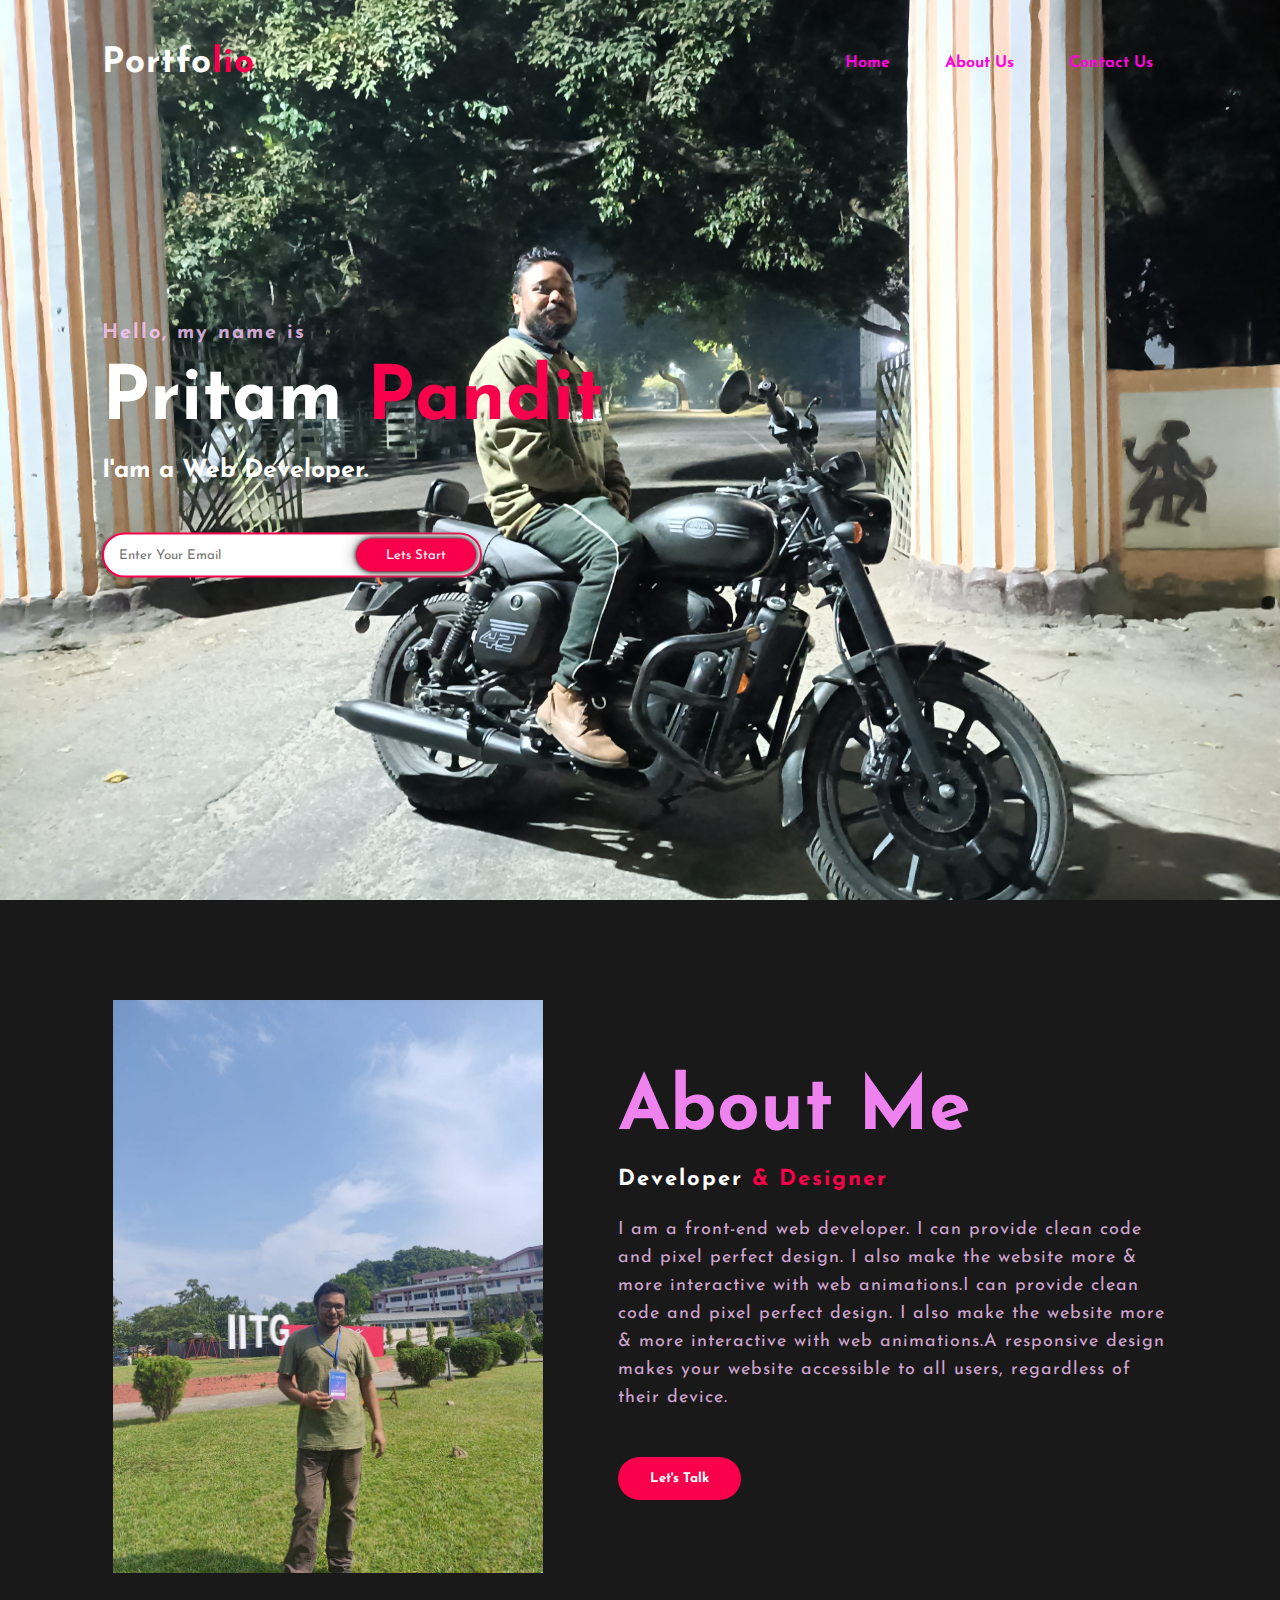
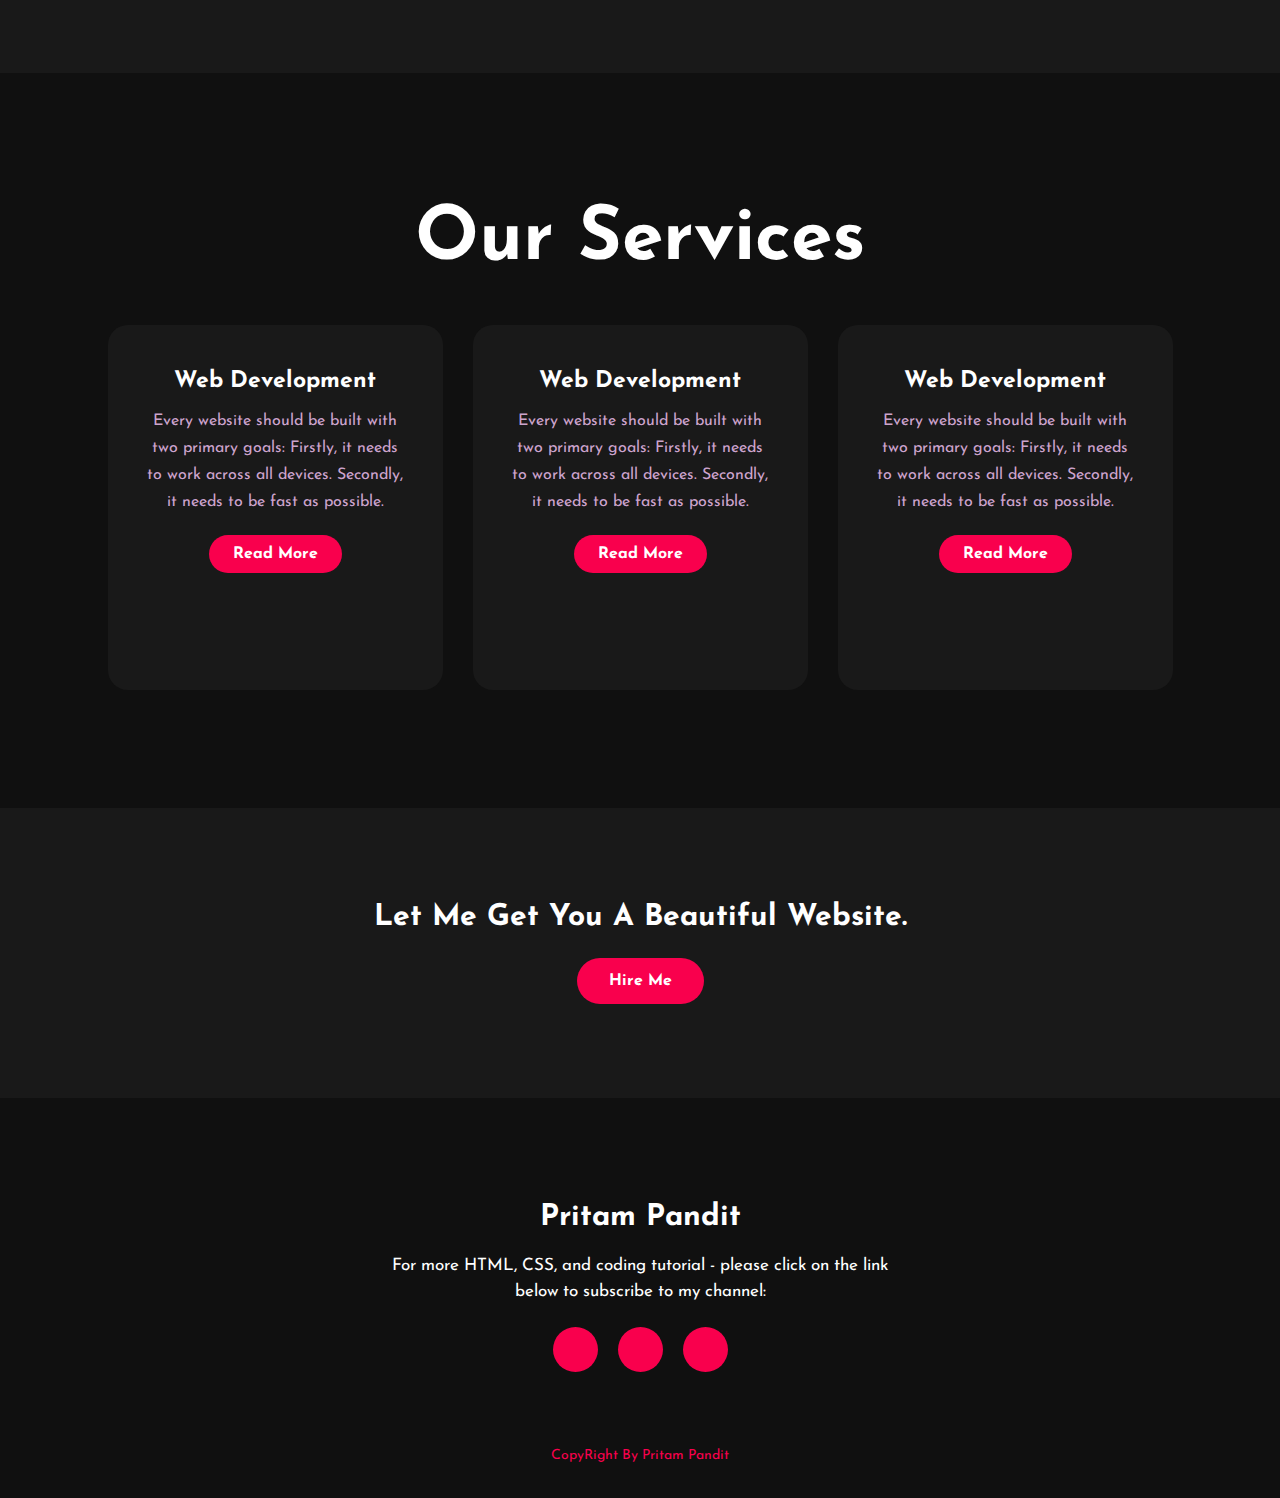
<file: index.html>
<!DOCTYPE html>
<html>
<head>
	<title>Portfolio website</title>
	<link rel="stylesheet" type="text/css" href="css/style.css">

	<link rel="preconnect" href="https://fonts.gstatic.com">
  <link href="https://fonts.googleapis.com/css2?family=Josefin+Sans:ital,wght@0,100;0,200;0,300;0,400;0,500;0,600;0,700;1,100;1,200;1,300;1,400;1,500;1,600;1,700&display=swap" rel="stylesheet">

  <link rel="stylesheet" href="https://cdnjs.cloudflare.com/ajax/libs/font-awesome/5.15.3/css/all.min.css" integrity="sha512-iBBXm8fW90+nuLcSKlbmrPcLa0OT92xO1BIsZ+ywDWZCvqsWgccV3gFoRBv0z+8dLJgyAHIhR35VZc2oM/gI1w==" crossorigin="anonymous" referrerpolicy="no-referrer" />

</head>
<body>
	<!----hero Section start---->

	<div class="hero">
		<nav>
			<h2 class="logo">Portfo<span>lio</span></h2>
			<ul>
				<li><a href="index.html">Home</a></li>
				<li><a href="about.html">About Us</a></li>
				<li><a href="Contact.html">Contact Us</a></li>
			</ul>
	
		</nav>

		<div class="content">
			<h4>Hello, my name is</h4>
			<h1>Pritam <span>Pandit</span></h1>
			<h3>I'am a Web Developer.</h3>
			<div class="newslatter">
				<form>
					<input type="email" name="email" id="mail" placeholder="Enter Your Email">
					<input type="submit" name="submit" value="Lets Start">
				</form>
			</div>
		</div>
	</div>

	<!----About section start---->
	<section class="about">
		<div class="main">
			<img src="img/IMG-20220905-WA0016.jpg">
			<div class="about-text">
				<h2>About Me</h2>
				<h5>Developer <span>& Designer</span></h5>
				<p>I am a front-end web developer. I can provide clean code and pixel perfect design. I also make the website more & more interactive with web animations.I can provide clean code and pixel perfect design. I also make the website more & more interactive with web animations.A responsive design makes your website accessible to all users, regardless of their device.</p>
				<button type="button">Let's Talk</button>
			</div>
		</div>
	</section>

	<!-----service section start----------->
	<div class="service">
		<div class="title">
			<h2>Our Services</h2>
		</div>

		<div class="box">
			<div class="card">
				<i class="fas fa-bars"></i>
				<h5>Web Development</h5>
				<div class="pra">
					<p>Every website should be built with two primary goals: Firstly, it needs to work across all devices. Secondly, it needs to be fast as possible.</p>

					<p style="text-align: center;">
						<a class="button" href="#">Read More</a>
					</p>
				</div>
			</div>

			<div class="card">
				<i class="far fa-user"></i>
				<h5>Web Development</h5>
				<div class="pra">
					<p>Every website should be built with two primary goals: Firstly, it needs to work across all devices. Secondly, it needs to be fast as possible.</p>

					<p style="text-align: center;">
						<a class="button" href="#">Read More</a>
					</p>
				</div>
			</div>

			<div class="card">
				<i class="far fa-bell"></i>
				<h5>Web Development</h5>
				<div class="pra">
					<p>Every website should be built with two primary goals: Firstly, it needs to work across all devices. Secondly, it needs to be fast as possible.</p>

					<p style="text-align: center;">
						<a class="button" href="#">Read More</a>
					</p>
				</div>
			</div>
		</div>
	</div>

	<!------Contact Me------>
	<div class="contact-me">
		<p>Let Me Get You A Beautiful Website.</p>
		<a class="button-two" href="#">Hire Me</a>
	</div>

	<!------footer start--------->
	<footer>
		<p>Pritam Pandit</p>
		<p>For more HTML, CSS, and coding tutorial - please click on the link below to subscribe to my channel:</p>
		<div class="social">
			<a href="#"><i class="fab fa-facebook-f"></i></a>
			<a href="#"><i class="fab fa-instagram"></i></a>
			<a href="#"><i class="fab fa-dribbble"></i></a>
		</div>
		<p class="end">CopyRight By Pritam Pandit</p>
	</footer>
</body>
</html>
</file>
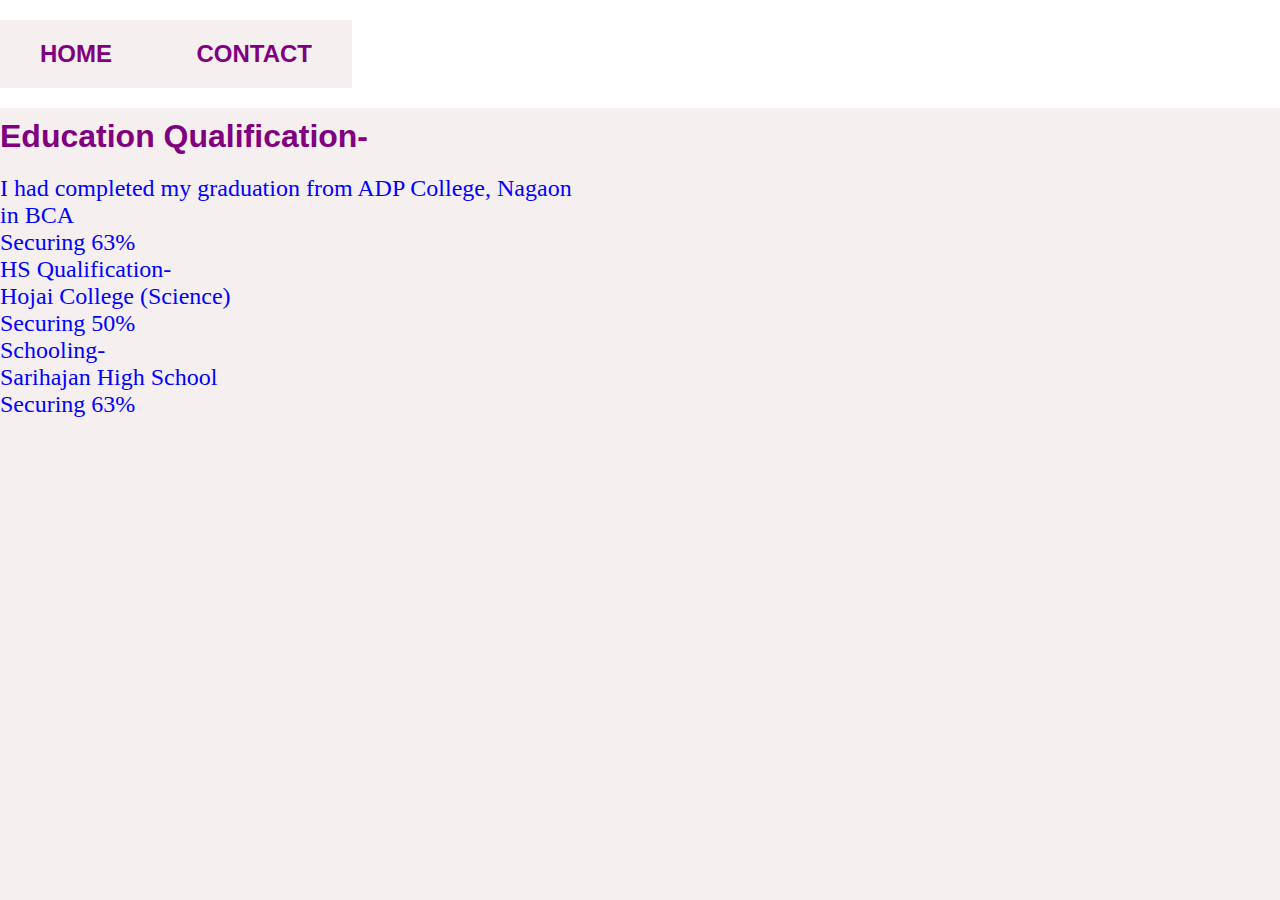
<file: about.html>
<!DOCTYPE html>
<html lang="en">
<head>
    <meta charset="UTF-8">
    <meta http-equiv="X-UA-Compatible" contents="IE=edge">
    <meta name="viewport" contents="width=device-width,initial-scale=1.0">
    <title> ABOUT</title>
    
    
    <link rel="stylesheet" href="css/style1.css"> 
</head>
<body>
    <nav>
        <ul>
            <li><a href="index.html">HOME</a></li>
            
            <li><a href="Contact.html">CONTACT</a></li>
        </ul>
        
    </nav>
    <div class="Grad">
        <h1>Education Qualification-</h1>
        <p>I had completed my graduation from ADP College, Nagaon
            <br>in BCA
            <br>Securing 63%
            <br>HS Qualification-
            <br>Hojai College (Science)
            <br>Securing 50%
            <br>Schooling-
            <br>Sarihajan High School
            <br>Securing 63%
        </p>
        
    </div>
</body>
</file>
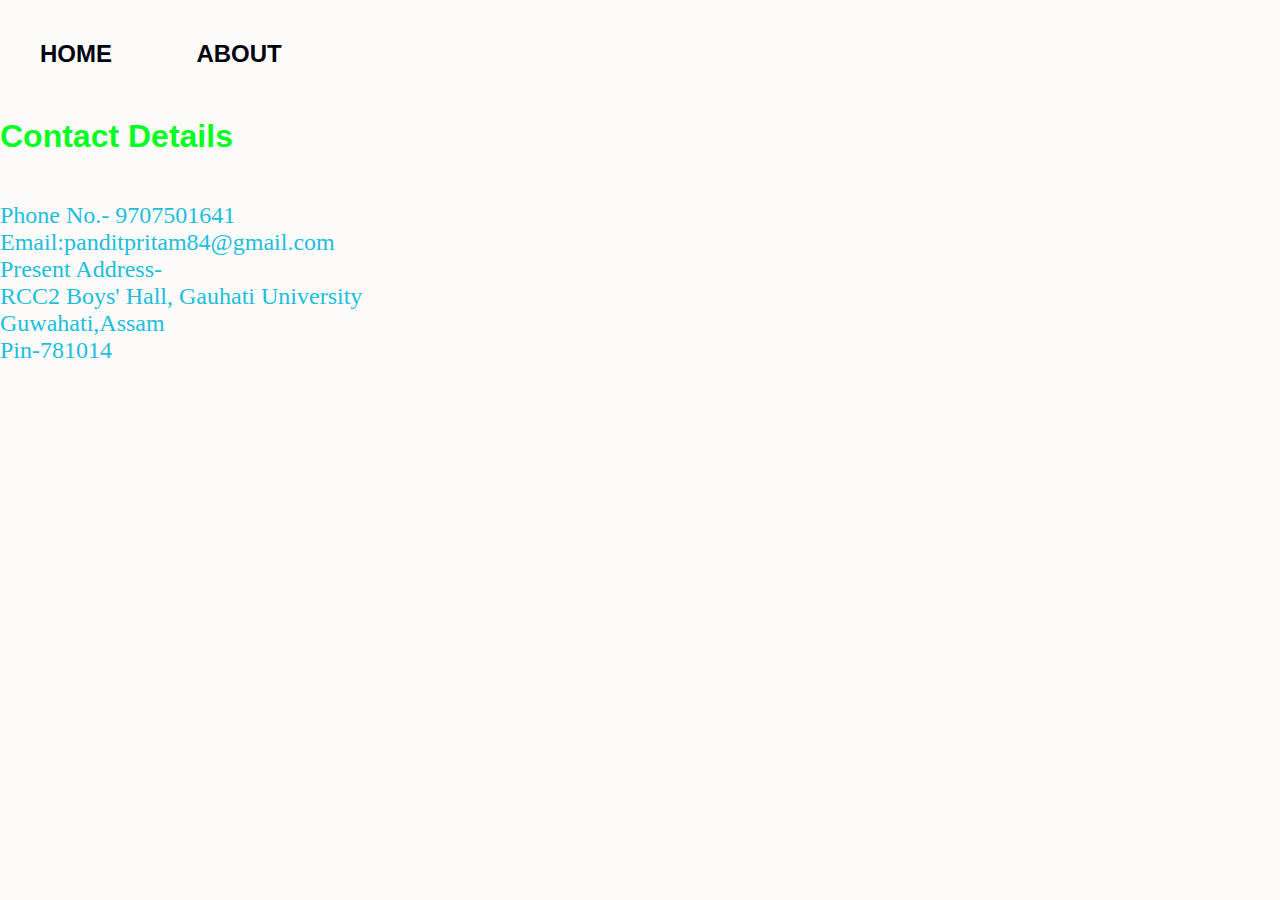
<file: Contact.html>
<!DOCTYPE html>
<html lang="en">
<head>
    <meta charset="UTF-8">
    <meta http-equiv="X-UA-Compatible" contents="IE=edge">
    <meta name="viewport" contents="width=device-width,initial-scale=1.0">
    <title>Contact Details</title>
    <link rel="stylesheet" href="css/style2.css">
</head>
    <body>
         
        <nav>
            <ul>
                <li><a href="index.html">HOME</a></li>
                <li><a href="about.html">ABOUT</a></li>
                
            </ul>
            
        </nav>
        <div class="details">
            <h1>Contact Details</h1>
            <p><br>Phone No.- 9707501641
            <br>Email:panditpritam84@gmail.com</a>
            <br>Present Address-
            <br>RCC2 Boys' Hall, Gauhati University
            <br>Guwahati,Assam
            <br>Pin-781014
        </p>
        </div>
    </body>
    </html>
</file>
<file: css/style.css>
*{
	padding: 0;
	margin: 0;
	font-family: 'Josefin Sans', sans-serif;
	box-sizing: border-box;
}
.hero{
	height: 100vh;
	width: 100%;
	background-image: url(../img/IMG20221205001653.jpg);
	background-size: cover;
	background-position: center;
}
nav{
	display: flex;
	align-items: center;
	justify-content: space-between;
	padding-top: 45px;
	padding-left: 8%;
	padding-right: 8%;
}
.logo{
	color: white;
	font-size: 35px;
	letter-spacing: 1px;
	cursor: pointer;
}
span{
	color: #f9004d;
}
nav ul li{
	list-style-type: none;
	display: inline-block;
	padding: 10px  25px;
}
nav ul li a{
	color: rgb(248, 7, 216);
	text-decoration: none;
	font-weight: bold;
	text-transform: capitalize;
}
nav ul li a:hover{
	color: #f9004d;
	transition: .4s;
}
.btn{
	background-color:#f9004d;
	color: purple;
	text-decoration: none;
	border: 2px solid transparent;
	font-weight: bold;
	padding: 10px 25px;
	border-radius: 30px;
	transition: transform .4s; 
}
.btn:hover{
	transform: scale(1.2);
}
.content{
	position: absolute;
	top: 50%;
	left:8%;
	transform: translateY(-50%);
}
h1{
	color: white;
	margin: 20px 0px 20px;
	font-size: 75px;
}
h3{
	color: white;
	font-size: 25px;
	margin-bottom: 50px;
}
h4{
	color: #fcfc;
	letter-spacing: 2px;
	font-size: 20px;
}
.newslatter form{
	width: 380px;
	max-width: 100%;
	position: relative;
}
.newslatter form input:first-child{
	display: inline-block;
	width: 100%;
	padding: 14px 130px 14px 15px;
	border: 2px solid #f9004d;
	outline: none;
	border-radius: 30px;
}
.newslatter form input:last-child{
	position: absolute;
	display: inline-block;
	outline: none;
	border: none;
	padding: 10px 30px;
	border-radius: 30px;
	background-color:#f9004d;
	color: white;
	box-shadow: 0px 0px 5px #000, 0px 0px 15px #858585;
	top: 6px;
	right: 6px; 
}

.about{
	width: 100%;
	padding: 100px 0px;
	background-color: #191919;
}
.about img{
	height: auto;
	width: 430px;
}
.about-text{
	width: 550px;
}
.main{
	width: 1130px;
	max-width: 95%;
	margin: 0 auto;
	display: flex;
	align-items: center;
	justify-content: space-around;
}
.about-text h2{
	color: violet;
	font-size: 75px;
	text-transform: capitalize;
	margin-bottom: 20px;
}
.about-text h5{
	color: white;
	letter-spacing: 2px;
	font-size: 22px;
	margin-bottom: 25px;
	text-transform: capitalize;
}
.about-text p{
	color: #fcfc;
	letter-spacing: 1px;
	line-height: 28px;
	font-size: 18px;
	margin-bottom: 45px;
}
button{
	background-color:#f9004d;
	color: white;
	text-decoration: none;
	border: 2px solid transparent;
	font-weight: bold;
	padding: 13px 30px;
	border-radius: 30px;
	transition: .4s; 
}
button:hover{
	background-color: transparent;
	border: 2px solid #f9004d;
	cursor: pointer;
}

.service{
	background: #101010;
	width: 100%;
	padding: 100px 0px;
}
.title h2{
	color: white;
	font-size: 75px;
	width: 1130px;
	margin: 30px auto;
	text-align: center;
}
.box{
	display: flex;
	justify-content: center;
	align-items: center;
	min-height: 400px;
}
.card{
	height: 365px;
	width: 335px;
	padding: 20px 35px;
	background: #191919;
	border-radius: 20px;
	margin: 15px;
	position: relative;
	overflow: hidden;
	text-align: center;
}
.card i{
	font-size: 50px;
	display: block;
	text-align: center;
	margin: 25px 0px;
	color: #f9004d;

}
h5{
	color: white;
	font-size: 23px;
	margin-bottom: 15px;
}
.pra p{
	color: #fcfc;
	font-size: 16px;
	line-height: 27px;
	margin-bottom: 25px;
}
.card .button{
	background-color:#f9004d;
	color: white;
	text-decoration: none;
	border: 2px solid transparent;
	font-weight: bold;
	padding: 9px 22px;
	border-radius: 30px;
	transition: .4s; 
}
.card .button:hover{
	background-color: transparent;
	border: 2px solid #f9004d;
	cursor: pointer;
}
.contact-me{
	width: 100%;
	height: 290px;
	background: #191919;
	display: flex;
	align-items: center;
	flex-direction: column;
	justify-content: center;
}
.contact-me p{
	color: white;
	font-size: 30px;
	font-weight: bold;
	margin-bottom: 25px;
}
.contact-me .button-two{
	background-color:#f9004d;
	color: white;
	text-decoration: none;
	border: 2px solid transparent;
	font-weight: bold;
	padding: 13px 30px;
	border-radius: 30px;
	transition: .4s; 
}
.contact-me .button-two:hover{
	background-color: transparent;
	border: 2px solid #f9004d;
	cursor: pointer;
}
footer{
	position: relative;
	width: 100%;
	height: 400px;
	background: #101010;
	display: flex;
	flex-direction: column;
	align-items: center;
	justify-content: center;
}
footer p:nth-child(1){
	font-size: 30px;
	color: white;
	margin-bottom: 20px;
	font-weight: bold;
}
footer p:nth-child(2){
	color: white;
	font-size: 17px;
	width: 500px;
	text-align: center;
	line-height: 26px;
}
.social{
	display: flex;
}
.social a{
	width: 45px;
	height: 45px;
	display: flex;
	align-items: center;
	justify-content: center;
	background:  #f9004d;
	border-radius: 50%;
	margin: 22px 10px;
	color: white;
	text-decoration: none;
	font-size: 20px;
}
.social a:hover{
	transform: scale(1.3);
	transition: .3s;
}
.end{
	position: absolute;
	color:#f9004d;
	bottom: 35px;
	font-size: 14px; 
}
</file>
<file: css/style1.css>
*{
    margin: 0;
    padding: 0;
    font-family: sans-serif;
    background-color: rgb(245, 239, 239);
 }
 nav{
    display: flex;
    width: 100%;
    margin: auto;
    padding: 20px 0;
    align-items: center;
    justify-content: space-between;
    background-color: white;
    background-repeat: no-repeat;
}
nav ul li{
    display: inline-block;
    list-style: none;
    margin: 20px 40px;
    
}
nav ul li a{
    text-decoration: none;
    color: purple;
    font-weight: bold;
    font-family: Arial, Helvetica, sans-serif;
    font-size: 150%;
    transition: all 0.5s ease;
    
}
nav ul li a:hover{
    
    font-size: 200%;
}
 .Grad{
    
    width: 50%;
    margin: left;
    padding: 10px 0;
    color: purple;
    font-size: 100%;
 }
 
 .Grad p{
    text-align: bottom;
    padding: 20px 0;
    color: blue;
    
    font-size: 150%;
    font-family: century;
 }
 .int {
    font-size: 100%;
    padding: 50px 0;
   
 }
 .int p{
    text-align: top;
     color: blue;
     padding: -50px 0;
    font-size: 200%;
    font-family: century;
 }
</file>
<file: css/style2.css>
*{
    margin: 0;
    padding: 0;
    font-family: sans-serif;
    background-color: rgb(253, 250, 250);
 }
 nav{
    display: flex;
    width: 100%;
    margin: auto;
    padding: 20px 0;
    align-items: center;
    justify-content: space-between;
}
nav ul li{
    display: inline-block;
    list-style: none;
    margin: 20px 40px;
}
nav ul li a{
    text-decoration: none;
    color: rgb(0, 4, 15);
    font-weight: bold;
    font-family: Arial, Helvetica, sans-serif;
    font-size: 150%;
    transition: all 0.5s ease;
}
nav ul li a:hover{
    
    font-size: 200%;
}
 .details{
    width: 50%;
    margin: left;
    padding: 10px 0;
    color:rgb(4, 255, 33);
    font-size: 100%;
 }
 .details p{
    text-align: bottom;
    padding: 20px 0;
    color:rgb(32, 190, 218);
    
    font-size: 150%;
    font-family: century;
 }
</file>
